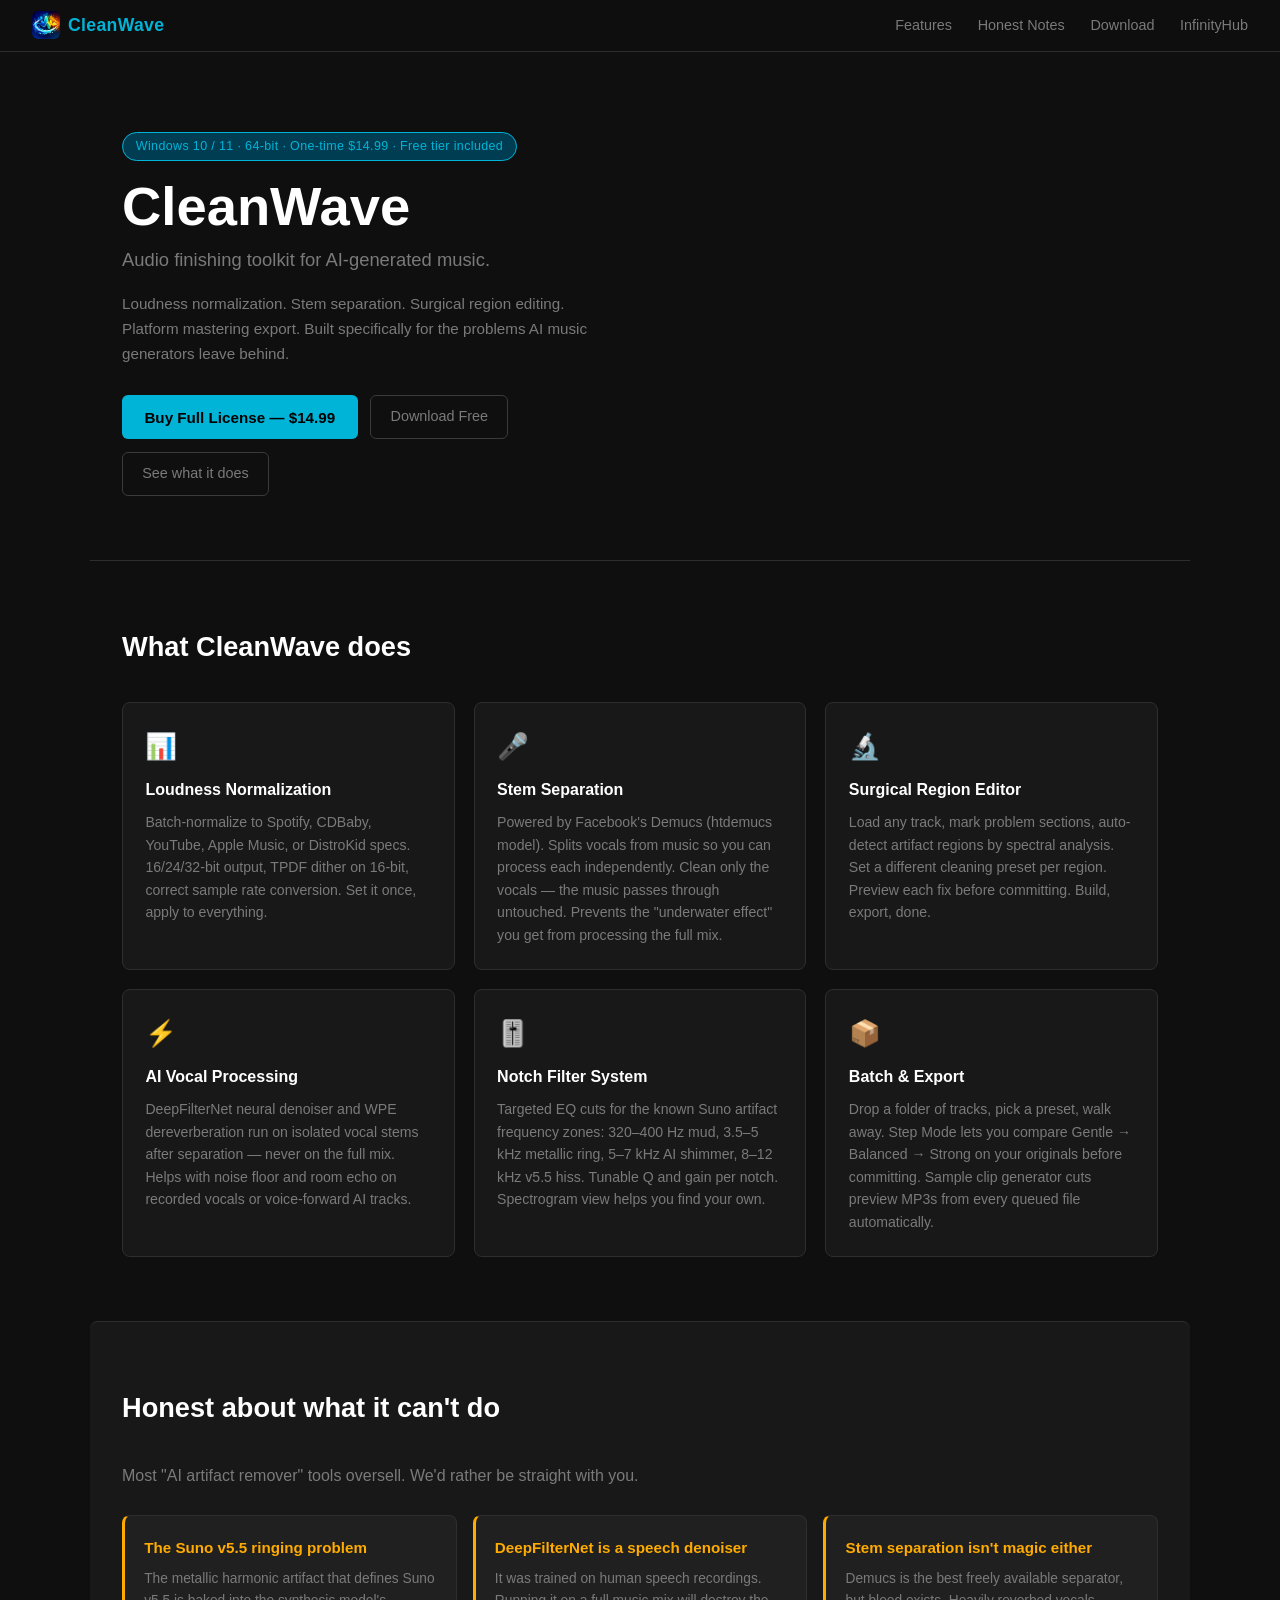
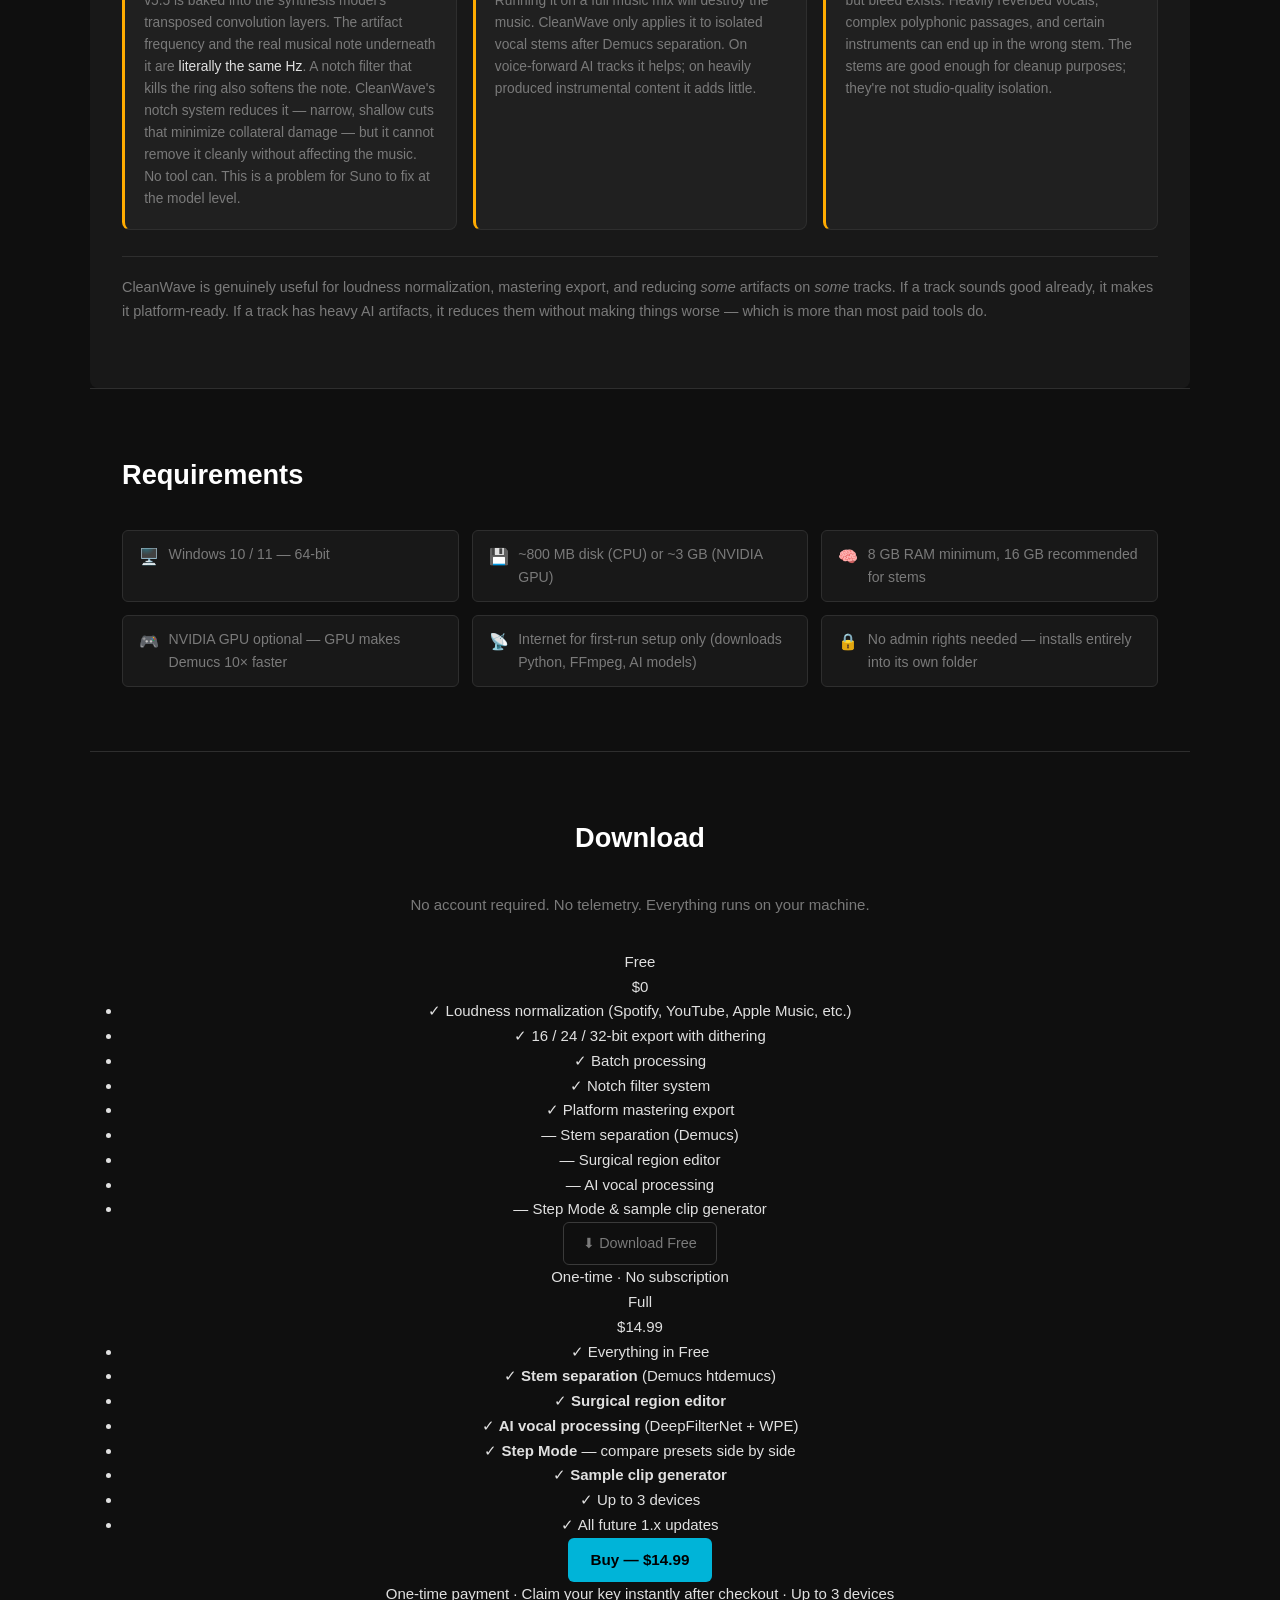
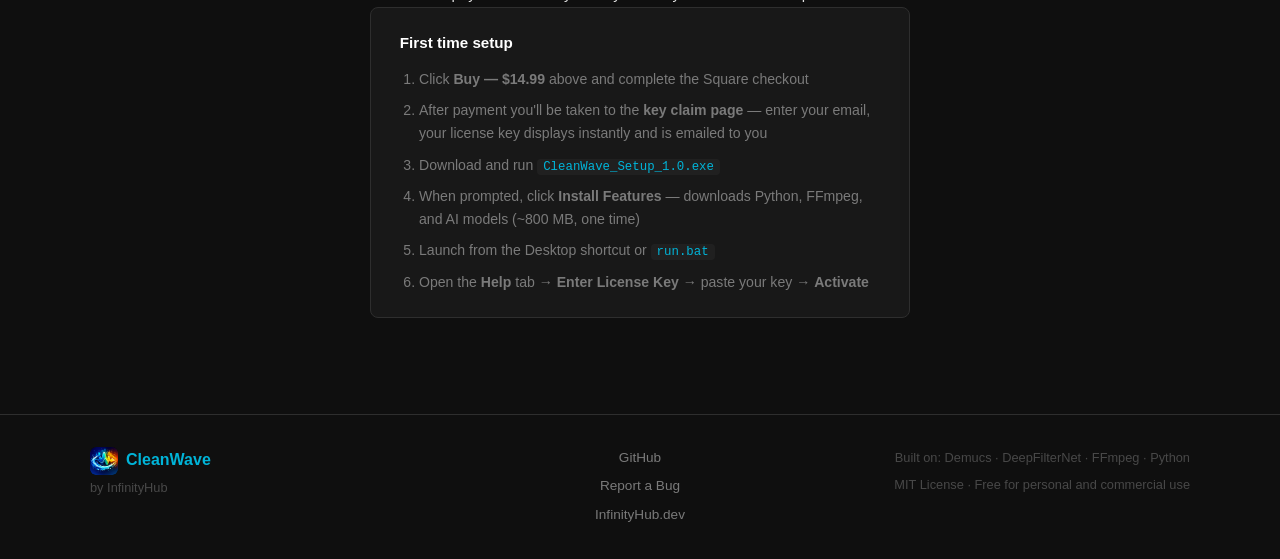
<file: index.html>
<!DOCTYPE html>
<html lang="en">
<head>
  <meta charset="UTF-8" />
  <meta name="viewport" content="width=device-width, initial-scale=1.0" />
  <title>CleanWave — Audio Finishing for AI Music</title>
  <meta name="description" content="CleanWave is a Windows toolkit for finishing AI-generated music. Loudness normalization, stem separation, surgical region editing, and platform mastering export. Free tier included." />
  <meta name="keywords" content="AI music cleanup, Suno artifact remover, stem separation, loudness normalization, audio mastering, Demucs, DeepFilterNet, Windows audio tool" />
  <meta name="robots" content="index, follow" />
  <link rel="canonical" href="https://cleanwave.infinityhub.dev/" />
  <!-- Open Graph -->
  <meta property="og:title" content="CleanWave — Audio Finishing for AI Music" />
  <meta property="og:description" content="Loudness normalization, stem separation, surgical region editing, and platform mastering export for AI-generated music. Windows app, free tier included." />
  <meta property="og:image" content="https://cleanwave.infinityhub.dev/assets/og-image.png" />
  <meta property="og:url" content="https://cleanwave.infinityhub.dev" />
  <meta property="og:type" content="website" />
  <meta name="twitter:card" content="summary_large_image" />
  <meta name="twitter:title" content="CleanWave — Audio Finishing for AI Music" />
  <meta name="twitter:description" content="Loudness normalization, stem separation, surgical editing, and mastering export for AI-generated music. Windows app, free tier included." />
  <!-- Structured data -->
  <script type="application/ld+json">
  {
    "@context": "https://schema.org",
    "@type": "SoftwareApplication",
    "name": "CleanWave",
    "description": "Audio finishing toolkit for AI-generated music. Loudness normalization, stem separation, surgical region editing, AI vocal processing, and platform mastering export for Windows.",
    "applicationCategory": "MultimediaApplication",
    "operatingSystem": "Windows 10, Windows 11",
    "softwareVersion": "1.0",
    "offers": [
      {
        "@type": "Offer",
        "name": "Free",
        "price": "0",
        "priceCurrency": "USD"
      },
      {
        "@type": "Offer",
        "name": "Full License",
        "price": "14.99",
        "priceCurrency": "USD",
        "url": "https://square.link/u/hLCWFLm0"
      }
    ],
    "url": "https://cleanwave.infinityhub.dev",
    "publisher": {
      "@type": "Organization",
      "name": "Infinity Solutions LLC",
      "url": "https://infinityhub.dev"
    }
  }
  </script>
  <link rel="stylesheet" href="style.css" />
  <link rel="icon" type="image/png" href="assets/favicon.png" />
</head>
<body>

  <!-- ── Nav ──────────────────────────────────────────────────────────── -->
  <nav>
    <a href="#" class="nav-logo">
      <img src="assets/logo.png" alt="CleanWave" class="nav-logo-img" />
      CleanWave
    </a>
    <div class="nav-links">
      <a href="#features">Features</a>
      <a href="#honest">Honest Notes</a>
      <a href="#download">Download</a>
      <a href="https://infinityhub.dev" target="_blank">InfinityHub</a>
    </div>
  </nav>

  <!-- ── Hero ─────────────────────────────────────────────────────────── -->
  <section class="hero">
    <div class="hero-inner">
      <div class="badge">Windows 10 / 11 · 64-bit · One-time $14.99 · Free tier included</div>
      <h1>CleanWave</h1>
      <p class="tagline">Audio finishing toolkit for AI-generated music.</p>
      <p class="sub">
        Loudness normalization. Stem separation. Surgical region editing.
        Platform mastering export. Built specifically for the problems
        AI music generators leave behind.
      </p>
      <div class="hero-actions">
        <a href="https://square.link/u/hLCWFLm0" class="btn-primary">Buy Full License — $14.99</a>
        <a href="#download" class="btn-secondary">Download Free</a>
        <a href="#features" class="btn-secondary">See what it does</a>
      </div>
    </div>
  </section>

  <!-- ── Features ─────────────────────────────────────────────────────── -->
  <section id="features" class="section">
    <h2>What CleanWave does</h2>
    <div class="feature-grid">

      <div class="feature-card">
        <div class="feat-icon">📊</div>
        <h3>Loudness Normalization</h3>
        <p>Batch-normalize to Spotify, CDBaby, YouTube, Apple Music, or DistroKid specs.
           16/24/32-bit output, TPDF dither on 16-bit, correct sample rate conversion.
           Set it once, apply to everything.</p>
      </div>

      <div class="feature-card">
        <div class="feat-icon">🎤</div>
        <h3>Stem Separation</h3>
        <p>Powered by Facebook's Demucs (htdemucs model). Splits vocals from music so
           you can process each independently. Clean only the vocals — the music
           passes through untouched. Prevents the "underwater effect" you get from
           processing the full mix.</p>
      </div>

      <div class="feature-card">
        <div class="feat-icon">🔬</div>
        <h3>Surgical Region Editor</h3>
        <p>Load any track, mark problem sections, auto-detect artifact regions by
           spectral analysis. Set a different cleaning preset per region. Preview
           each fix before committing. Build, export, done.</p>
      </div>

      <div class="feature-card">
        <div class="feat-icon">⚡</div>
        <h3>AI Vocal Processing</h3>
        <p>DeepFilterNet neural denoiser and WPE dereverberation run on isolated vocal
           stems after separation — never on the full mix. Helps with noise floor and
           room echo on recorded vocals or voice-forward AI tracks.</p>
      </div>

      <div class="feature-card">
        <div class="feat-icon">🎚️</div>
        <h3>Notch Filter System</h3>
        <p>Targeted EQ cuts for the known Suno artifact frequency zones:
           320–400 Hz mud, 3.5–5 kHz metallic ring, 5–7 kHz AI shimmer,
           8–12 kHz v5.5 hiss. Tunable Q and gain per notch.
           Spectrogram view helps you find your own.</p>
      </div>

      <div class="feature-card">
        <div class="feat-icon">📦</div>
        <h3>Batch &amp; Export</h3>
        <p>Drop a folder of tracks, pick a preset, walk away.
           Step Mode lets you compare Gentle → Balanced → Strong on your originals
           before committing. Sample clip generator cuts preview MP3s from every
           queued file automatically.</p>
      </div>

    </div>
  </section>

  <!-- ── Honest notes ──────────────────────────────────────────────────── -->
  <section id="honest" class="section honest-section">
    <h2>Honest about what it can't do</h2>
    <p class="honest-intro">
      Most "AI artifact remover" tools oversell. We'd rather be straight with you.
    </p>
    <div class="honest-grid">
      <div class="honest-card">
        <h3>The Suno v5.5 ringing problem</h3>
        <p>The metallic harmonic artifact that defines Suno v5.5 is baked into the
           synthesis model's transposed convolution layers. The artifact frequency and
           the real musical note underneath it are <em>literally the same Hz</em>. A notch
           filter that kills the ring also softens the note. CleanWave's notch system
           reduces it — narrow, shallow cuts that minimize collateral damage — but it
           cannot remove it cleanly without affecting the music. No tool can. This is
           a problem for Suno to fix at the model level.</p>
      </div>
      <div class="honest-card">
        <h3>DeepFilterNet is a speech denoiser</h3>
        <p>It was trained on human speech recordings. Running it on a full music mix
           will destroy the music. CleanWave only applies it to isolated vocal stems
           after Demucs separation. On voice-forward AI tracks it helps; on heavily
           produced instrumental content it adds little.</p>
      </div>
      <div class="honest-card">
        <h3>Stem separation isn't magic either</h3>
        <p>Demucs is the best freely available separator, but bleed exists. Heavily
           reverbed vocals, complex polyphonic passages, and certain instruments can
           end up in the wrong stem. The stems are good enough for cleanup purposes;
           they're not studio-quality isolation.</p>
      </div>
    </div>
    <p class="honest-close">
      CleanWave is genuinely useful for loudness normalization, mastering export, and
      reducing <em>some</em> artifacts on <em>some</em> tracks. If a track sounds good
      already, it makes it platform-ready. If a track has heavy AI artifacts, it
      reduces them without making things worse — which is more than most paid tools do.
    </p>
  </section>

  <!-- ── Requirements ─────────────────────────────────────────────────── -->
  <section class="section req-section">
    <h2>Requirements</h2>
    <div class="req-grid">
      <div class="req-item">
        <span class="req-icon">🖥️</span>
        <span>Windows 10 / 11 — 64-bit</span>
      </div>
      <div class="req-item">
        <span class="req-icon">💾</span>
        <span>~800 MB disk (CPU) or ~3 GB (NVIDIA GPU)</span>
      </div>
      <div class="req-item">
        <span class="req-icon">🧠</span>
        <span>8 GB RAM minimum, 16 GB recommended for stems</span>
      </div>
      <div class="req-item">
        <span class="req-icon">🎮</span>
        <span>NVIDIA GPU optional — GPU makes Demucs 10× faster</span>
      </div>
      <div class="req-item">
        <span class="req-icon">📡</span>
        <span>Internet for first-run setup only (downloads Python, FFmpeg, AI models)</span>
      </div>
      <div class="req-item">
        <span class="req-icon">🔒</span>
        <span>No admin rights needed — installs entirely into its own folder</span>
      </div>
    </div>
  </section>

  <!-- ── Download ──────────────────────────────────────────────────────── -->
  <section id="download" class="section download-section">
    <h2>Download</h2>
    <p>No account required. No telemetry. Everything runs on your machine.</p>

    <div class="tier-grid">

      <div class="tier-card tier-free">
        <div class="tier-label">Free</div>
        <div class="tier-price">$0</div>
        <ul class="tier-features">
          <li>✓ Loudness normalization (Spotify, YouTube, Apple Music, etc.)</li>
          <li>✓ 16 / 24 / 32-bit export with dithering</li>
          <li>✓ Batch processing</li>
          <li>✓ Notch filter system</li>
          <li>✓ Platform mastering export</li>
          <li class="tier-locked">— Stem separation (Demucs)</li>
          <li class="tier-locked">— Surgical region editor</li>
          <li class="tier-locked">— AI vocal processing</li>
          <li class="tier-locked">— Step Mode &amp; sample clip generator</li>
        </ul>
        <a href="https://github.com/contactinfinitysolutionsllc-ops/CleanWave/releases/latest/download/CleanWave_Setup_1.0.exe"
           class="btn-secondary tier-btn">
          ⬇ Download Free
        </a>
      </div>

      <div class="tier-card tier-paid">
        <div class="tier-badge-top">One-time · No subscription</div>
        <div class="tier-label">Full</div>
        <div class="tier-price">$14.99</div>
        <ul class="tier-features">
          <li>✓ Everything in Free</li>
          <li>✓ <strong>Stem separation</strong> (Demucs htdemucs)</li>
          <li>✓ <strong>Surgical region editor</strong></li>
          <li>✓ <strong>AI vocal processing</strong> (DeepFilterNet + WPE)</li>
          <li>✓ <strong>Step Mode</strong> — compare presets side by side</li>
          <li>✓ <strong>Sample clip generator</strong></li>
          <li>✓ Up to 3 devices</li>
          <li>✓ All future 1.x updates</li>
        </ul>
        <a href="https://square.link/u/hLCWFLm0" class="btn-primary tier-btn">
          Buy — $14.99
        </a>
        <p class="tier-note">One-time payment · Claim your key instantly after checkout · Up to 3 devices</p>
      </div>

    </div>

    <div class="setup-steps">
      <h3>First time setup</h3>
      <ol>
        <li>Click <strong>Buy — $14.99</strong> above and complete the Square checkout</li>
        <li>After payment you'll be taken to the <strong>key claim page</strong> — enter your email, your license key displays instantly and is emailed to you</li>
        <li>Download and run <code>CleanWave_Setup_1.0.exe</code></li>
        <li>When prompted, click <strong>Install Features</strong> — downloads Python, FFmpeg, and AI models (~800 MB, one time)</li>
        <li>Launch from the Desktop shortcut or <code>run.bat</code></li>
        <li>Open the <strong>Help</strong> tab → <strong>Enter License Key</strong> → paste your key → <strong>Activate</strong></li>
      </ol>
    </div>
  </section>

  <!-- ── Footer ───────────────────────────────────────────────────────── -->
  <footer>
    <div class="footer-inner">
      <div class="footer-left">
        <span class="footer-logo">
          <img src="assets/logo.png" alt="" class="nav-logo-img" />
          CleanWave
        </span>
        <span class="footer-sub">by <a href="https://infinityhub.dev" target="_blank">InfinityHub</a></span>
      </div>
      <div class="footer-links">
        <a href="https://github.com/contactinfinitysolutionsllc-ops/CleanWave" target="_blank">GitHub</a>
        <a href="https://github.com/contactinfinitysolutionsllc-ops/CleanWave/issues" target="_blank">Report a Bug</a>
        <a href="https://infinityhub.dev" target="_blank">InfinityHub.dev</a>
      </div>
      <div class="footer-right">
        <p>Built on: <a href="https://github.com/facebookresearch/demucs" target="_blank">Demucs</a> ·
           <a href="https://github.com/Rikorose/DeepFilterNet" target="_blank">DeepFilterNet</a> ·
           <a href="https://ffmpeg.org" target="_blank">FFmpeg</a> · Python</p>
        <p class="footer-license">MIT License · Free for personal and commercial use</p>
      </div>
    </div>
  </footer>

</body>
</html>
</file>
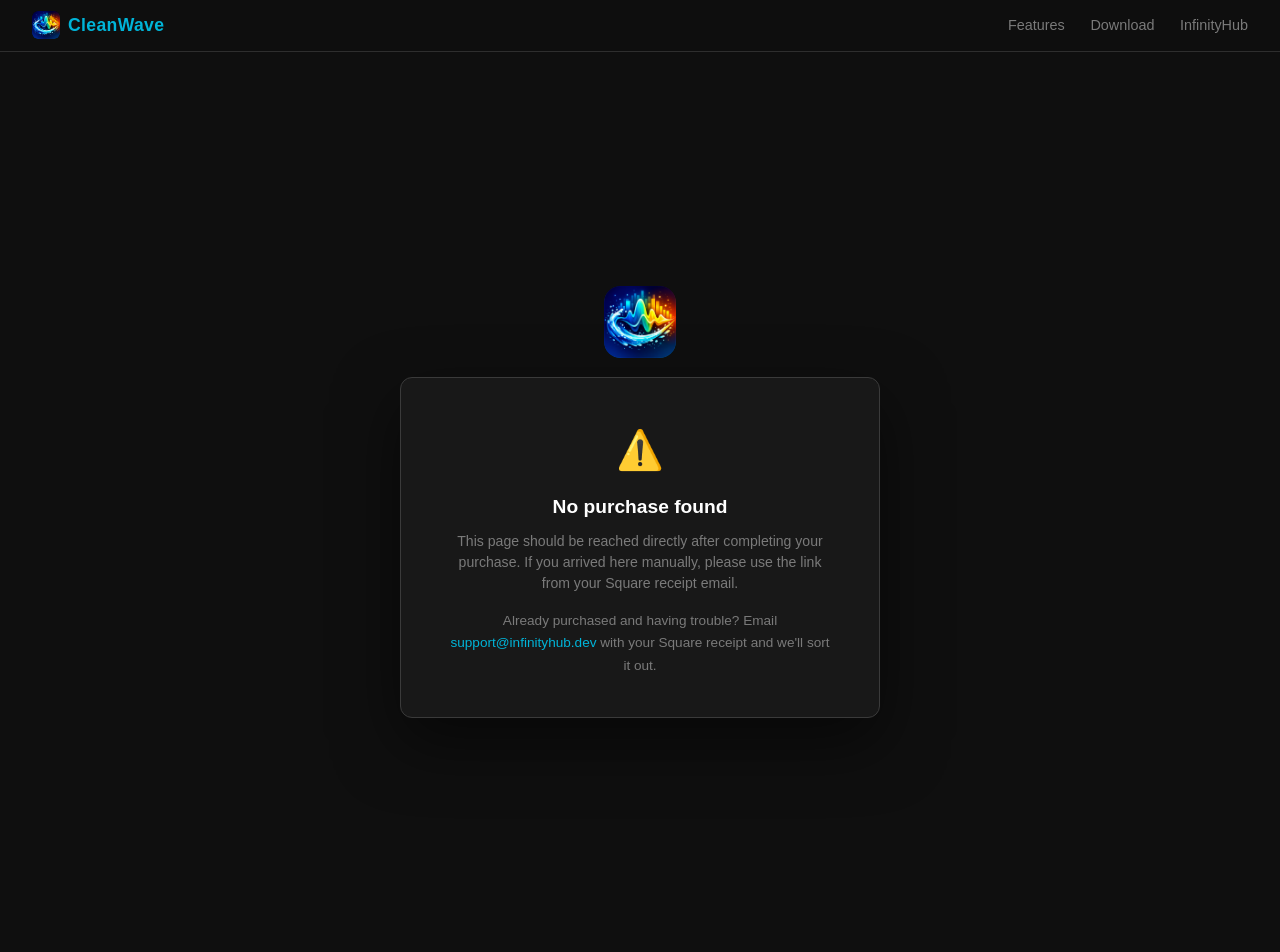
<file: claim.html>
<!DOCTYPE html>
<html lang="en">
<head>
  <meta charset="UTF-8" />
  <meta name="viewport" content="width=device-width, initial-scale=1.0" />
  <title>Claim Your License — CleanWave</title>
  <link rel="stylesheet" href="style.css" />
  <link rel="icon" type="image/png" href="assets/favicon.png" />
  <style>
    .claim-wrap {
      min-height: 100vh;
      display: flex;
      flex-direction: column;
      align-items: center;
      justify-content: center;
      padding: 2rem;
      text-align: center;
    }
    .claim-logo-img {
      width: 72px;
      height: 72px;
      border-radius: 16px;
      margin-bottom: 1.2rem;
    }
    .claim-card {
      background: var(--panel);
      border: 1px solid var(--border2);
      border-radius: 12px;
      padding: 2.5rem 2.8rem;
      max-width: 480px;
      width: 100%;
      box-shadow: 0 24px 64px rgba(0,0,0,0.5);
      text-align: left;
    }
    .claim-card h1 {
      font-size: 1.5rem;
      font-weight: 800;
      color: #fff;
      margin-bottom: 0.4rem;
      text-align: center;
    }
    .claim-card .sub {
      color: var(--txt2);
      font-size: 0.88rem;
      margin-bottom: 1.8rem;
      text-align: center;
      line-height: 1.5;
    }
    .claim-label {
      font-size: 0.78rem;
      font-weight: 700;
      color: var(--txt2);
      letter-spacing: .06em;
      text-transform: uppercase;
      margin-bottom: 0.4rem;
      display: block;
    }
    .claim-input {
      width: 100%;
      background: var(--bg);
      border: 1px solid var(--border2);
      border-radius: 6px;
      color: var(--txt);
      font-size: 0.95rem;
      padding: 0.65rem 0.9rem;
      box-sizing: border-box;
      outline: none;
      transition: border-color 0.15s;
      margin-bottom: 1.2rem;
    }
    .claim-input:focus { border-color: var(--accent); }
    .claim-btn {
      width: 100%;
      background: var(--accent);
      color: #000;
      font-weight: 700;
      font-size: 0.95rem;
      padding: 0.75rem;
      border: none;
      border-radius: 6px;
      cursor: pointer;
      transition: background 0.15s, opacity 0.15s;
      letter-spacing: .03em;
    }
    .claim-btn:hover:not(:disabled) { background: #00caf0; }
    .claim-btn:disabled { opacity: 0.5; cursor: not-allowed; }

    .claim-status {
      margin-top: 1rem;
      font-size: 0.85rem;
      min-height: 1.2em;
      text-align: center;
    }
    .claim-status.error { color: var(--red, #f07070); }
    .claim-status.info  { color: var(--accent); }
    @keyframes pulse { 0%,100%{opacity:1} 50%{opacity:.4} }
    .claim-status.loading { color: var(--accent); animation: pulse 1.2s infinite; }

    /* Success state */
    .claim-success { display: none; text-align: center; }
    .claim-success.visible { display: block; }
    .success-icon { font-size: 2.6rem; margin-bottom: 0.6rem; }
    .success-title {
      font-size: 1.2rem;
      font-weight: 800;
      color: #fff;
      margin-bottom: 0.5rem;
    }
    .success-sub {
      font-size: 0.85rem;
      color: var(--txt2);
      margin-bottom: 1.4rem;
      line-height: 1.5;
    }
    .key-box {
      background: var(--bg);
      border: 1px solid rgba(0,180,216,.3);
      border-radius: 8px;
      padding: 1rem 1.2rem;
      margin-bottom: 1.2rem;
    }
    .key-label {
      font-size: 0.7rem;
      color: var(--txt3);
      letter-spacing: .1em;
      text-transform: uppercase;
      margin-bottom: 0.4rem;
    }
    .key-value {
      font-family: monospace;
      font-size: 1rem;
      color: var(--accent);
      letter-spacing: .06em;
      word-break: break-all;
      cursor: pointer;
      user-select: all;
    }
    .key-copy-hint {
      font-size: 0.72rem;
      color: var(--txt3);
      margin-top: 0.3rem;
    }
    .dl-btn {
      display: inline-flex;
      align-items: center;
      gap: 0.5rem;
      background: var(--accent);
      color: #000;
      font-weight: 700;
      font-size: 0.9rem;
      padding: 0.65rem 1.4rem;
      border-radius: 6px;
      text-decoration: none;
      transition: background 0.15s;
      margin-bottom: 0.8rem;
    }
    .dl-btn:hover { background: #00caf0; text-decoration: none; }

    /* No transaction state */
    .no-txn { display: none; text-align: center; }
    .no-txn.visible { display: block; }
    .no-txn-icon { font-size: 2.4rem; margin-bottom: 0.6rem; }

    .claim-note {
      font-size: 0.76rem;
      color: var(--txt3);
      text-align: center;
      margin-top: 1.2rem;
      line-height: 1.5;
    }
    .claim-note a { color: var(--txt3); }
    .claim-note a:hover { color: var(--txt2); }
  </style>
</head>
<body>

  <nav>
    <a href="/" class="nav-logo">
      <img src="assets/logo.png" alt="CleanWave" class="nav-logo-img" />
      CleanWave
    </a>
    <div class="nav-links">
      <a href="/#features">Features</a>
      <a href="/#download">Download</a>
      <a href="https://infinityhub.dev" target="_blank">InfinityHub</a>
    </div>
  </nav>

  <div class="claim-wrap">
    <img src="assets/logo.png" alt="CleanWave" class="claim-logo-img" />

    <div class="claim-card">

      <!-- No transaction ID found -->
      <div class="no-txn" id="noTxn">
        <div class="no-txn-icon">⚠️</div>
        <div class="success-title" style="margin-bottom:0.5rem">No purchase found</div>
        <p style="font-size:0.88rem;color:var(--txt2);line-height:1.5;margin-bottom:1rem">
          This page should be reached directly after completing your purchase. If you arrived here manually, please use the link from your Square receipt email.
        </p>
        <p style="font-size:0.85rem;color:var(--txt2)">
          Already purchased and having trouble? Email <a href="mailto:support@infinityhub.dev" style="color:var(--accent)">support@infinityhub.dev</a> with your Square receipt and we'll sort it out.
        </p>
      </div>

      <!-- Claim form -->
      <div id="claimForm">
        <h1>🎉 Purchase Complete!</h1>
        <p class="sub">Enter your email below to receive your license key. It'll arrive in your inbox within seconds and also display here.</p>

        <label class="claim-label" for="emailInput">Email address</label>
        <input
          id="emailInput"
          class="claim-input"
          type="email"
          placeholder="you@example.com"
          autocomplete="email"
        />

        <button class="claim-btn" id="claimBtn" onclick="claimKey()">
          Get My License Key
        </button>

        <div class="claim-status" id="claimStatus"></div>

        <p class="claim-note">
          Your key activates up to 3 devices and covers all future updates.<br>
          <a href="/">← Back to CleanWave</a>
        </p>
      </div>

      <!-- Success state -->
      <div class="claim-success" id="claimSuccess">
        <div class="success-icon">✅</div>
        <div class="success-title">You're licensed!</div>
        <p class="success-sub">Your key is shown below and a copy is on its way to your email. Keep it somewhere safe.</p>

        <div class="key-box">
          <div class="key-label">Your License Key</div>
          <div class="key-value" id="keyDisplay" title="Click to copy" onclick="copyKey()"></div>
          <div class="key-copy-hint" id="copyHint">Click key to copy</div>
        </div>

        <a class="dl-btn"
           href="https://github.com/contactinfinitysolutionsllc-ops/CleanWave/releases/latest/download/CleanWave_Setup_1.0.exe">
          ⬇ Download CleanWave
        </a>

        <p style="font-size:0.82rem;color:var(--txt2);line-height:1.5;margin-top:0.8rem">
          Open CleanWave → <strong>Help</strong> tab → <strong>Enter License Key</strong> → paste your key → <strong>Activate</strong>.
        </p>

        <p class="claim-note" style="margin-top:1rem">
          Questions? <a href="mailto:support@infinityhub.dev">support@infinityhub.dev</a><br>
          <a href="/">← Back to CleanWave</a>
        </p>
      </div>

    </div>
  </div>

  <script>
    const WORKER = 'https://justdocs-worker.robertjosephreynolds.workers.dev';
    const params = new URLSearchParams(window.location.search);

    // Square appends transactionId after payment
    const txnId = params.get('transactionId') || params.get('checkoutId') || params.get('transaction_id');

    if (!txnId) {
      document.getElementById('claimForm').style.display = 'none';
      document.getElementById('noTxn').classList.add('visible');
    }

    async function claimKey() {
      const email = document.getElementById('emailInput').value.trim();
      const btn   = document.getElementById('claimBtn');
      const status = document.getElementById('claimStatus');

      if (!email || !email.includes('@')) {
        status.className = 'claim-status error';
        status.textContent = 'Please enter a valid email address.';
        return;
      }

      btn.disabled = true;
      btn.textContent = 'Verifying purchase…';
      status.className = 'claim-status loading';
      status.textContent = 'Checking your payment with Square…';

      try {
        const res = await fetch(WORKER, {
          method: 'POST',
          headers: { 'Content-Type': 'application/json', 'User-Agent': 'CleanWave/1.0' },
          body: JSON.stringify({ action: 'claimCWLicense', transaction_id: txnId, email })
        });
        const data = await res.json();

        if (data.success) {
          document.getElementById('claimForm').style.display = 'none';
          document.getElementById('keyDisplay').textContent = data.key;
          document.getElementById('claimSuccess').classList.add('visible');
          if (data.resent) {
            document.querySelector('.success-sub').textContent = 'Key resent to your email — check your inbox (and spam folder).';
          }
        } else {
          status.className = 'claim-status error';
          status.textContent = data.error || 'Something went wrong. Please try again.';
          btn.disabled = false;
          btn.textContent = 'Get My License Key';
        }
      } catch (err) {
        status.className = 'claim-status error';
        status.textContent = 'Network error — please check your connection and try again.';
        btn.disabled = false;
        btn.textContent = 'Get My License Key';
      }
    }

    function copyKey() {
      const key = document.getElementById('keyDisplay').textContent;
      navigator.clipboard.writeText(key).then(() => {
        document.getElementById('copyHint').textContent = '✓ Copied!';
        setTimeout(() => {
          document.getElementById('copyHint').textContent = 'Click key to copy';
        }, 2000);
      });
    }

    // Allow Enter key to submit
    document.getElementById('emailInput')?.addEventListener('keydown', e => {
      if (e.key === 'Enter') claimKey();
    });
  </script>

</body>
</html>
</file>
<file: style.css>
/* ── Reset & base ─────────────────────────────────────────────────────── */
*, *::before, *::after { box-sizing: border-box; margin: 0; padding: 0; }

:root {
  --bg:         #0f0f0f;
  --panel:      #181818;
  --panel2:     #202020;
  --panel3:     #282828;
  --border:     #2e2e2e;
  --border2:    #3a3a3a;
  --accent:     #00b4d8;
  --accent-dim: #003d52;
  --purple:     #a855f7;
  --green:      #00c853;
  --amber:      #ffab00;
  --red:        #ff4444;
  --txt:        #e0e0e0;
  --txt2:       #7a7a7a;
  --txt3:       #484848;
  --radius:     8px;
  --font:       -apple-system, BlinkMacSystemFont, "Segoe UI", Roboto, sans-serif;
  --mono:       "Courier New", "Consolas", monospace;
}

html { scroll-behavior: smooth; }

body {
  background: var(--bg);
  color: var(--txt);
  font-family: var(--font);
  font-size: 15px;
  line-height: 1.65;
  -webkit-font-smoothing: antialiased;
}

a { color: var(--accent); text-decoration: none; }
a:hover { text-decoration: underline; }
code {
  font-family: var(--mono);
  background: var(--panel2);
  color: var(--accent);
  padding: 1px 6px;
  border-radius: 4px;
  font-size: 0.88em;
}

/* ── Nav ──────────────────────────────────────────────────────────────── */
nav {
  position: sticky;
  top: 0;
  z-index: 100;
  display: flex;
  align-items: center;
  justify-content: space-between;
  padding: 0 2rem;
  height: 52px;
  background: rgba(15,15,15,0.92);
  backdrop-filter: blur(12px);
  border-bottom: 1px solid var(--border);
}

.nav-logo {
  display: flex;
  align-items: center;
  gap: 0.5rem;
  font-size: 1.1rem;
  font-weight: 700;
  color: var(--accent);
  letter-spacing: 0.02em;
  text-decoration: none;
}
.nav-logo:hover { text-decoration: none; }
.nav-logo-img {
  width: 28px;
  height: 28px;
  border-radius: 6px;
  object-fit: cover;
}

.nav-links { display: flex; gap: 1.6rem; }
.nav-links a {
  color: var(--txt2);
  font-size: 0.9rem;
  transition: color 0.15s;
}
.nav-links a:hover { color: var(--txt); text-decoration: none; }

/* ── Buttons ──────────────────────────────────────────────────────────── */
.btn-primary {
  display: inline-block;
  background: var(--accent);
  color: #000;
  font-weight: 700;
  font-size: 0.95rem;
  padding: 0.6rem 1.4rem;
  border-radius: 6px;
  transition: background 0.15s, transform 0.1s;
}
.btn-primary:hover {
  background: #00caf0;
  text-decoration: none;
  transform: translateY(-1px);
}

.btn-secondary {
  display: inline-block;
  background: transparent;
  color: var(--txt2);
  font-size: 0.9rem;
  padding: 0.55rem 1.2rem;
  border: 1px solid var(--border2);
  border-radius: 6px;
  transition: color 0.15s, border-color 0.15s;
}
.btn-secondary:hover {
  color: var(--txt);
  border-color: var(--txt2);
  text-decoration: none;
}

/* ── Hero ─────────────────────────────────────────────────────────────── */
.hero {
  display: grid;
  grid-template-columns: 1fr 1fr;
  gap: 3rem;
  align-items: center;
  max-width: 1100px;
  margin: 0 auto;
  padding: 5rem 2rem 4rem;
}

.badge {
  display: inline-block;
  font-size: 0.78rem;
  color: var(--accent);
  background: var(--accent-dim);
  border: 1px solid var(--accent);
  border-radius: 20px;
  padding: 0.2rem 0.8rem;
  margin-bottom: 1rem;
  letter-spacing: 0.03em;
}

.hero h1 {
  font-size: clamp(2.4rem, 5vw, 3.4rem);
  font-weight: 800;
  line-height: 1.1;
  color: #fff;
  margin-bottom: 0.5rem;
}

.tagline {
  font-size: 1.15rem;
  color: var(--txt2);
  margin-bottom: 1rem;
}

.sub {
  font-size: 0.95rem;
  color: var(--txt2);
  max-width: 480px;
  margin-bottom: 1.8rem;
}

.hero-actions { display: flex; gap: 0.8rem; flex-wrap: wrap; }

/* ── Mock window ──────────────────────────────────────────────────────── */
.mock-window {
  background: var(--panel);
  border: 1px solid var(--border2);
  border-radius: 10px;
  overflow: hidden;
  box-shadow: 0 24px 64px rgba(0,0,0,0.6);
}

.mock-titlebar {
  display: flex;
  align-items: center;
  gap: 6px;
  padding: 0.55rem 0.9rem;
  background: var(--panel2);
  border-bottom: 1px solid var(--border);
}

.mock-dot {
  width: 10px; height: 10px;
  border-radius: 50%;
}
.mock-dot.red   { background: #ff5f57; }
.mock-dot.amber { background: #febc2e; }
.mock-dot.green { background: #28c840; }

.mock-title {
  margin-left: 8px;
  font-size: 0.78rem;
  color: var(--txt3);
}

.mock-tabs {
  display: flex;
  gap: 0;
  background: var(--panel2);
  border-bottom: 1px solid var(--border);
}

.mock-tab {
  padding: 0.35rem 0.9rem;
  font-size: 0.78rem;
  color: var(--txt3);
  cursor: default;
}
.mock-tab.active {
  color: var(--accent);
  border-bottom: 2px solid var(--accent);
  background: var(--panel);
}

.mock-body { padding: 1rem; }

.mock-preset-row {
  display: flex;
  align-items: center;
  gap: 0.5rem;
  margin-bottom: 0.8rem;
}
.mock-label { font-size: 0.78rem; color: var(--txt3); margin-right: 4px; }
.mock-chip {
  font-size: 0.75rem;
  padding: 0.2rem 0.6rem;
  border-radius: 4px;
  background: var(--panel3);
  color: var(--txt2);
  border: 1px solid var(--border);
}
.mock-chip.active {
  background: var(--accent-dim);
  color: var(--accent);
  border-color: var(--accent);
}

.mock-waveform {
  background: var(--panel2);
  border-radius: 4px;
  padding: 0.3rem;
  margin-bottom: 0.8rem;
}
.mock-waveform svg { width: 100%; height: auto; display: block; }

.mock-stat-row { display: flex; gap: 1rem; font-size: 0.75rem; }
.mock-stat { color: var(--txt2); }
.mock-stat.green { color: var(--green); }

/* ── Sections ─────────────────────────────────────────────────────────── */
.section {
  max-width: 1100px;
  margin: 0 auto;
  padding: 4rem 2rem;
  border-top: 1px solid var(--border);
}

.section h2 {
  font-size: 1.7rem;
  font-weight: 700;
  color: #fff;
  margin-bottom: 2rem;
}

/* ── Feature cards ────────────────────────────────────────────────────── */
.feature-grid {
  display: grid;
  grid-template-columns: repeat(auto-fill, minmax(300px, 1fr));
  gap: 1.2rem;
}

.feature-card {
  background: var(--panel);
  border: 1px solid var(--border);
  border-radius: var(--radius);
  padding: 1.4rem;
  transition: border-color 0.2s;
}
.feature-card:hover { border-color: var(--border2); }

.feat-icon { font-size: 1.6rem; margin-bottom: 0.6rem; }

.feature-card h3 {
  font-size: 1rem;
  font-weight: 600;
  color: #fff;
  margin-bottom: 0.5rem;
}

.feature-card p {
  font-size: 0.88rem;
  color: var(--txt2);
  line-height: 1.6;
}

/* ── Honest section ───────────────────────────────────────────────────── */
.honest-section { background: var(--panel); border-radius: var(--radius); }

.honest-intro {
  font-size: 1rem;
  color: var(--txt2);
  margin-bottom: 1.6rem;
}

.honest-grid {
  display: grid;
  grid-template-columns: repeat(auto-fill, minmax(280px, 1fr));
  gap: 1rem;
  margin-bottom: 1.6rem;
}

.honest-card {
  background: var(--panel2);
  border: 1px solid var(--border);
  border-left: 3px solid var(--amber);
  border-radius: var(--radius);
  padding: 1.2rem;
}

.honest-card h3 {
  font-size: 0.95rem;
  font-weight: 600;
  color: var(--amber);
  margin-bottom: 0.5rem;
}

.honest-card p {
  font-size: 0.86rem;
  color: var(--txt2);
  line-height: 1.6;
}

.honest-card em { color: var(--txt); font-style: normal; }

.honest-close {
  font-size: 0.9rem;
  color: var(--txt2);
  border-top: 1px solid var(--border);
  padding-top: 1.2rem;
}

/* ── Requirements ─────────────────────────────────────────────────────── */
.req-section { }

.req-grid {
  display: grid;
  grid-template-columns: repeat(auto-fill, minmax(260px, 1fr));
  gap: 0.8rem;
}

.req-item {
  display: flex;
  align-items: flex-start;
  gap: 0.6rem;
  font-size: 0.88rem;
  color: var(--txt2);
  background: var(--panel);
  border: 1px solid var(--border);
  border-radius: 6px;
  padding: 0.75rem 1rem;
}

.req-icon { font-size: 1rem; flex-shrink: 0; margin-top: 1px; }

/* ── Download ─────────────────────────────────────────────────────────── */
.download-section { text-align: center; }
.download-section > p {
  color: var(--txt2);
  margin-bottom: 2rem;
}

.download-box {
  display: flex;
  align-items: center;
  justify-content: space-between;
  background: var(--panel);
  border: 1px solid var(--accent);
  border-radius: var(--radius);
  padding: 1.2rem 1.6rem;
  max-width: 600px;
  margin: 0 auto 1.2rem;
  gap: 1rem;
}

.dl-info { text-align: left; }
.dl-name { display: block; font-size: 1rem; font-weight: 600; color: #fff; }
.dl-meta { display: block; font-size: 0.8rem; color: var(--txt2); }
.dl-btn { white-space: nowrap; }

.dl-alt {
  display: flex;
  align-items: center;
  justify-content: center;
  gap: 1rem;
  flex-wrap: wrap;
  margin-bottom: 2.5rem;
}
.dl-alt p { color: var(--txt2); font-size: 0.88rem; }

.setup-steps {
  background: var(--panel);
  border: 1px solid var(--border);
  border-radius: var(--radius);
  padding: 1.4rem 1.8rem;
  max-width: 540px;
  margin: 0 auto;
  text-align: left;
}

.setup-steps h3 {
  font-size: 0.95rem;
  font-weight: 600;
  color: #fff;
  margin-bottom: 0.8rem;
}

.setup-steps ol {
  padding-left: 1.2rem;
  display: flex;
  flex-direction: column;
  gap: 0.5rem;
}

.setup-steps li {
  font-size: 0.88rem;
  color: var(--txt2);
}

/* ── Footer ───────────────────────────────────────────────────────────── */
footer {
  border-top: 1px solid var(--border);
  margin-top: 2rem;
  padding: 2rem;
}

.footer-inner {
  max-width: 1100px;
  margin: 0 auto;
  display: grid;
  grid-template-columns: 1fr auto 1fr;
  gap: 2rem;
  align-items: start;
}

.footer-logo {
  display: flex;
  align-items: center;
  gap: 0.5rem;
  font-size: 1rem;
  font-weight: 700;
  color: var(--accent);
}
.footer-sub { font-size: 0.8rem; color: var(--txt3); }
.footer-sub a { color: var(--txt3); }
.footer-sub a:hover { color: var(--txt2); }

.footer-links {
  display: flex;
  flex-direction: column;
  gap: 0.4rem;
  align-items: center;
}
.footer-links a { font-size: 0.85rem; color: var(--txt2); }
.footer-links a:hover { color: var(--txt); }

.footer-right { text-align: right; }
.footer-right p { font-size: 0.8rem; color: var(--txt3); }
.footer-right a { color: var(--txt3); }
.footer-right a:hover { color: var(--txt2); }
.footer-license { margin-top: 0.4rem; }

/* ── Responsive ───────────────────────────────────────────────────────── */
@media (max-width: 768px) {
  .hero {
    grid-template-columns: 1fr;
    padding: 3rem 1.2rem 2rem;
  }
  .hero-visual { display: none; }

  nav { padding: 0 1rem; }
  .nav-links { gap: 1rem; }

  .section { padding: 2.5rem 1.2rem; }

  .download-box {
    flex-direction: column;
    text-align: center;
  }
  .dl-info { text-align: center; }

  .footer-inner {
    grid-template-columns: 1fr;
    text-align: center;
  }
  .footer-right { text-align: center; }
  .footer-links { flex-direction: row; justify-content: center; flex-wrap: wrap; }
}
</file>
